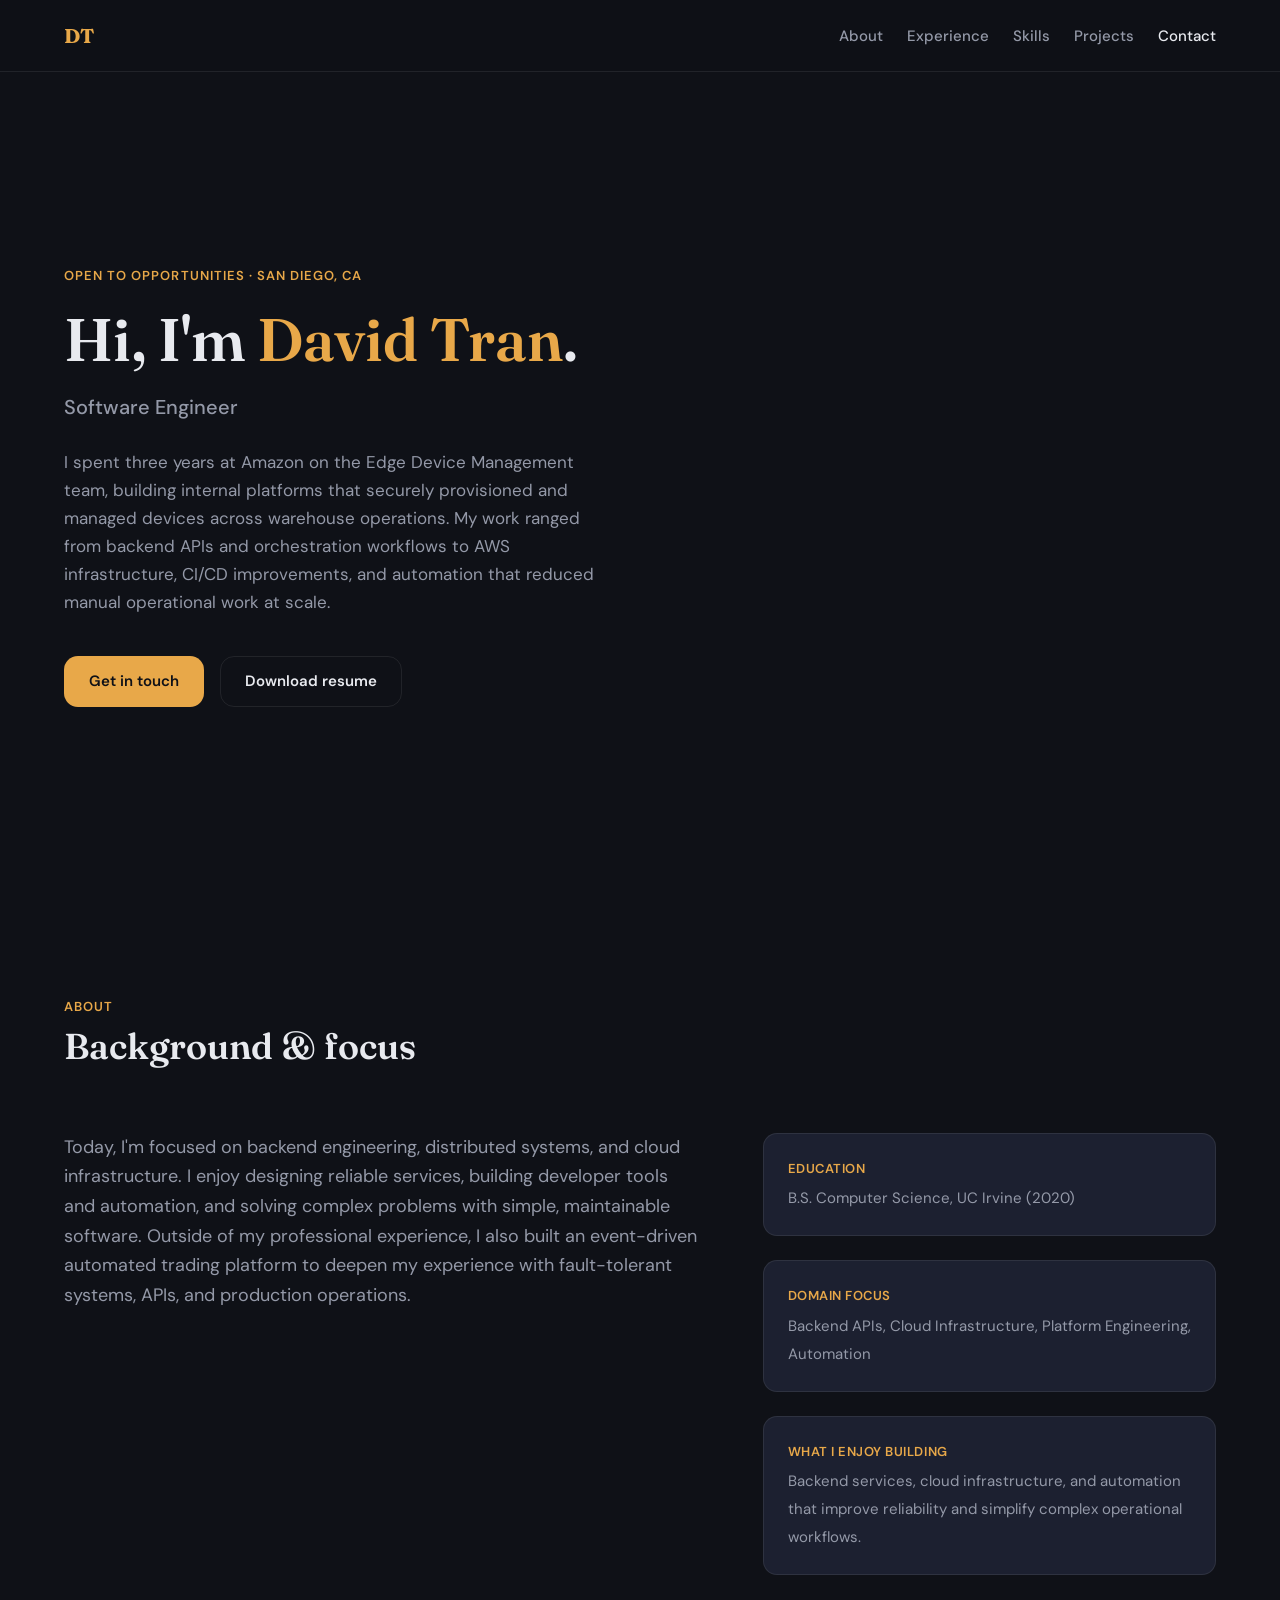
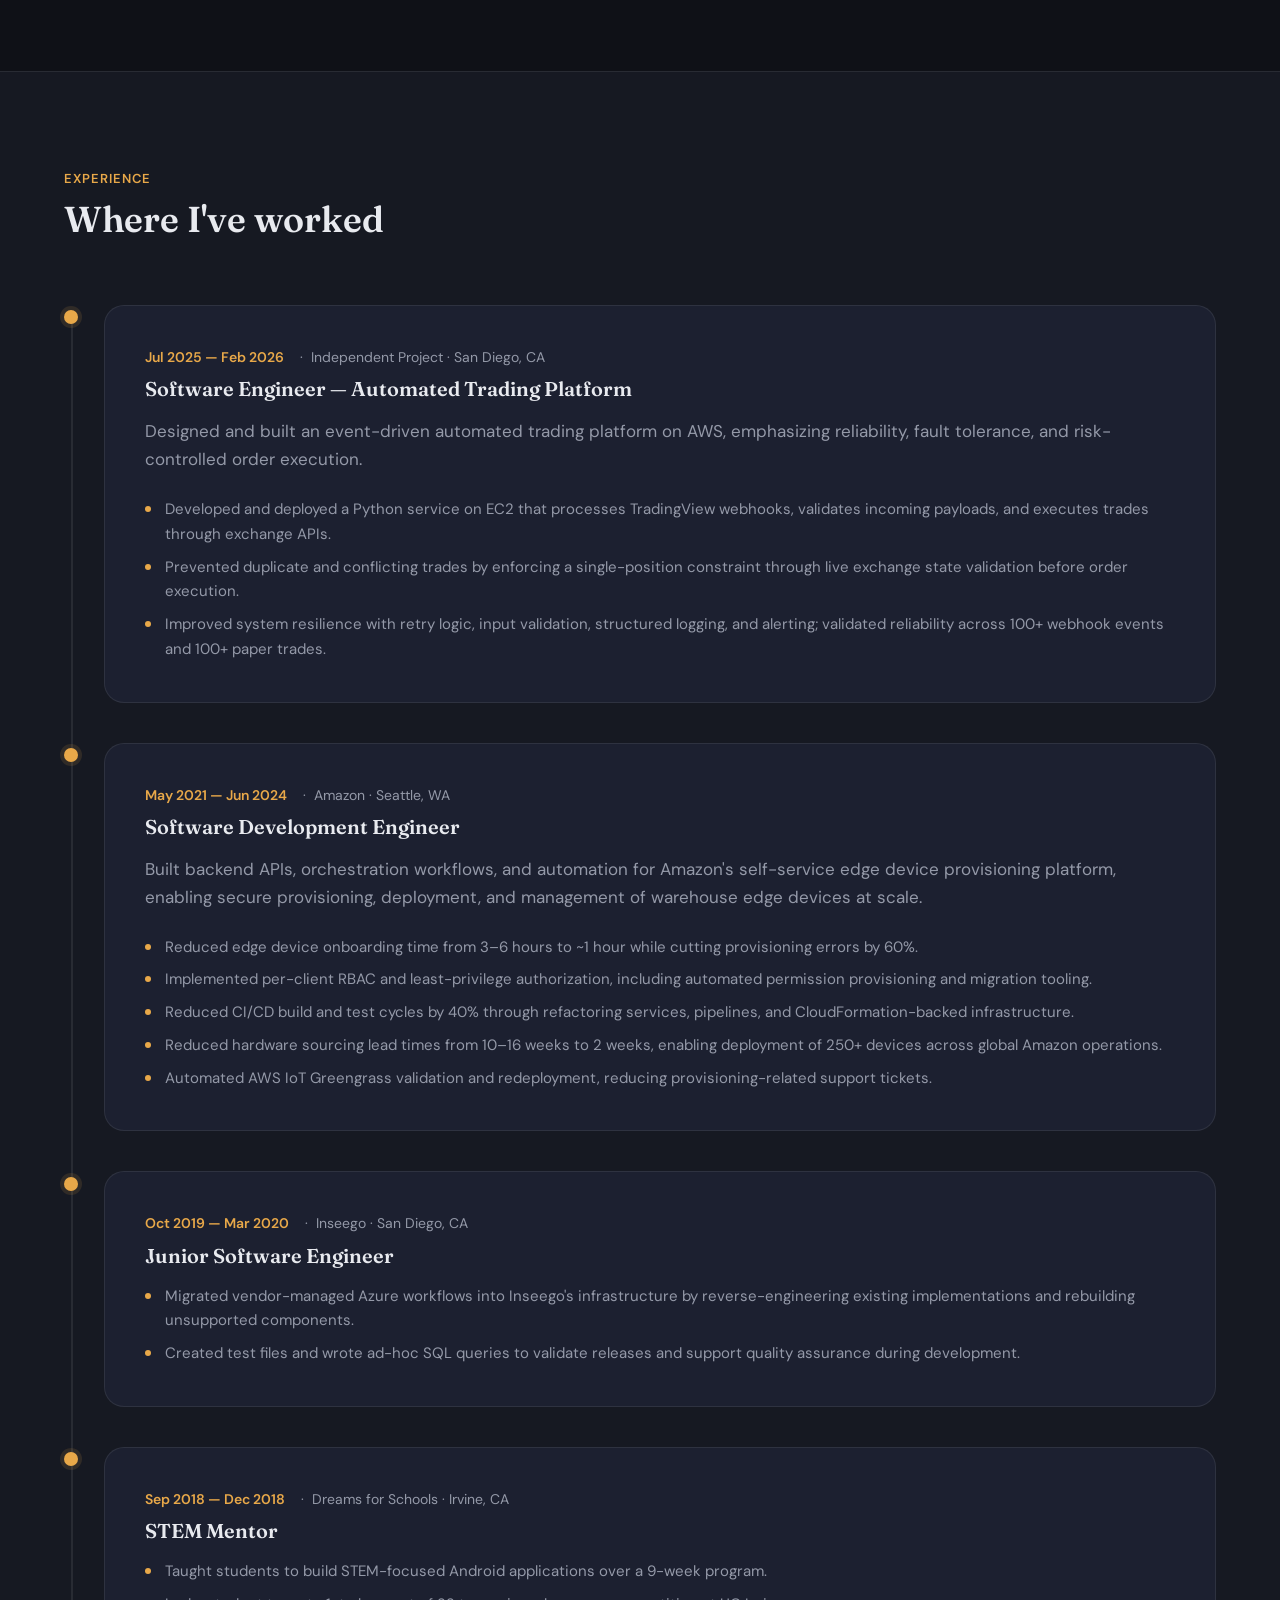
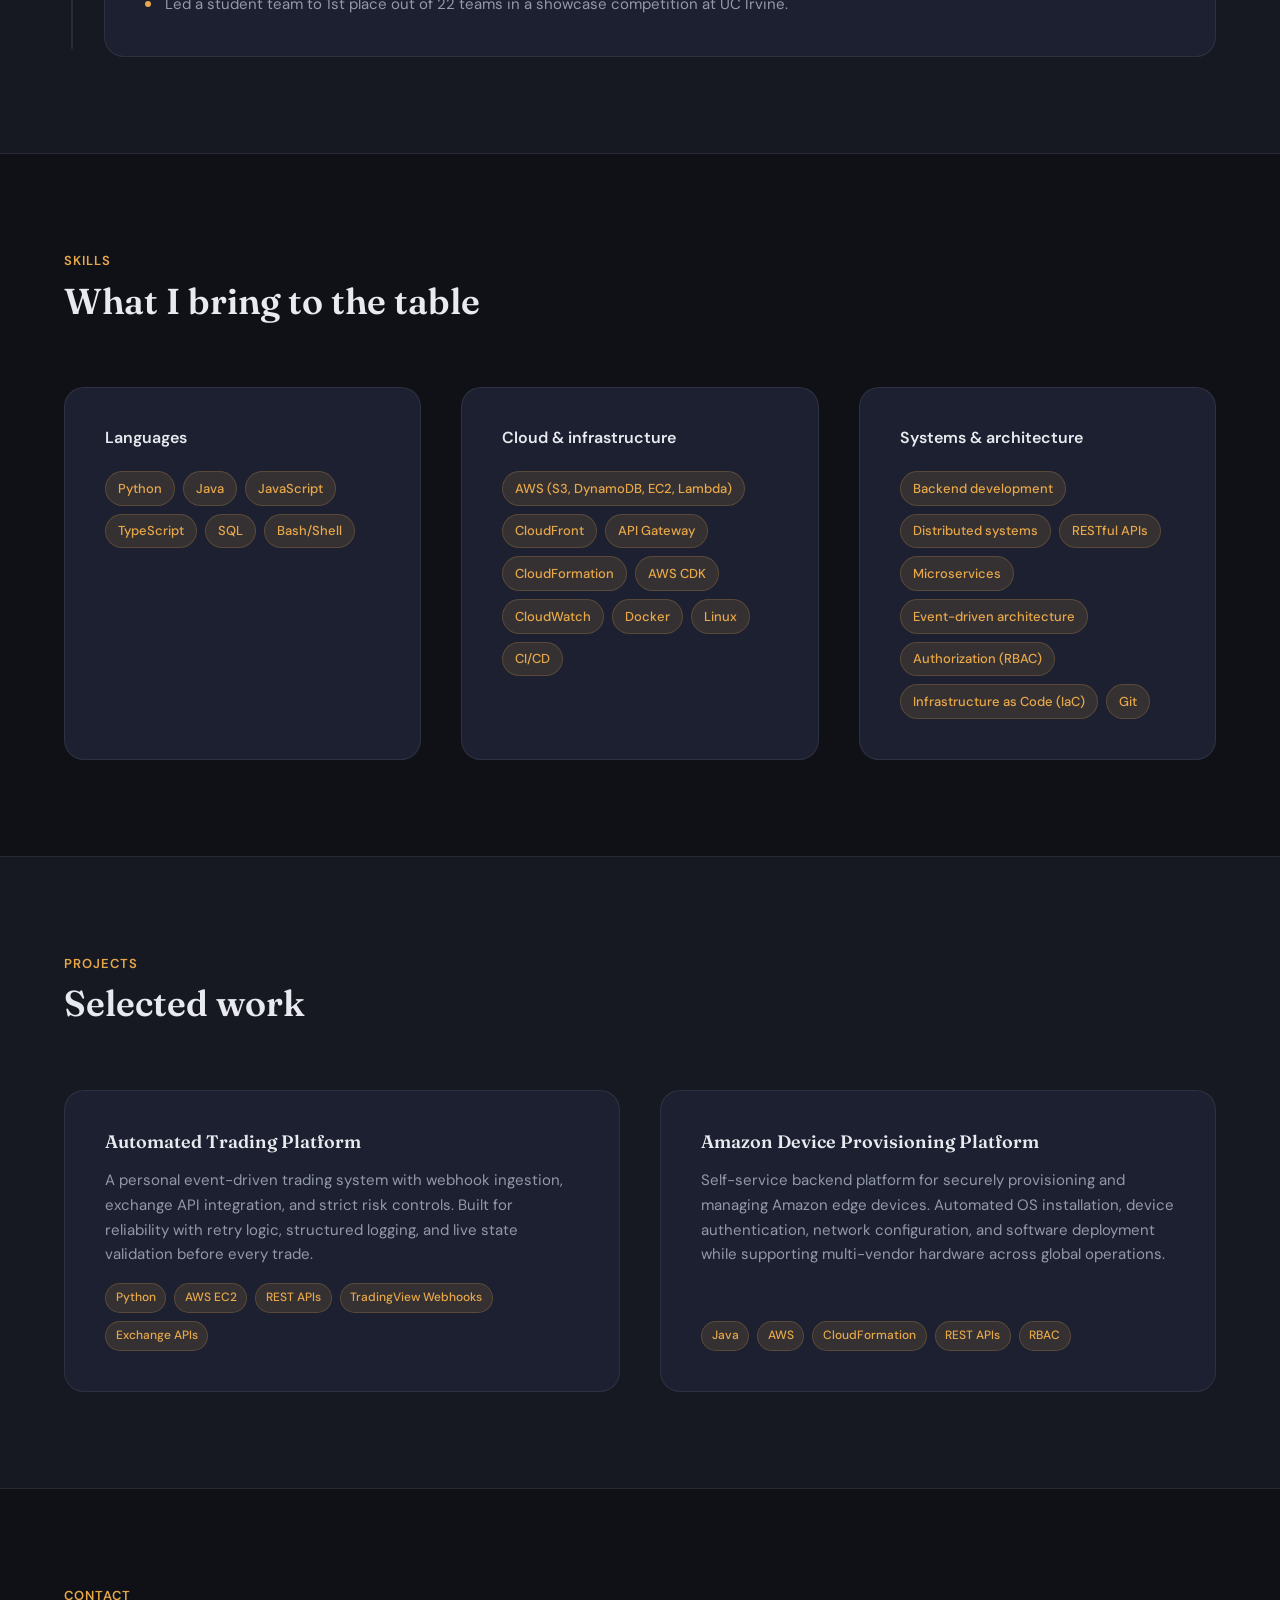
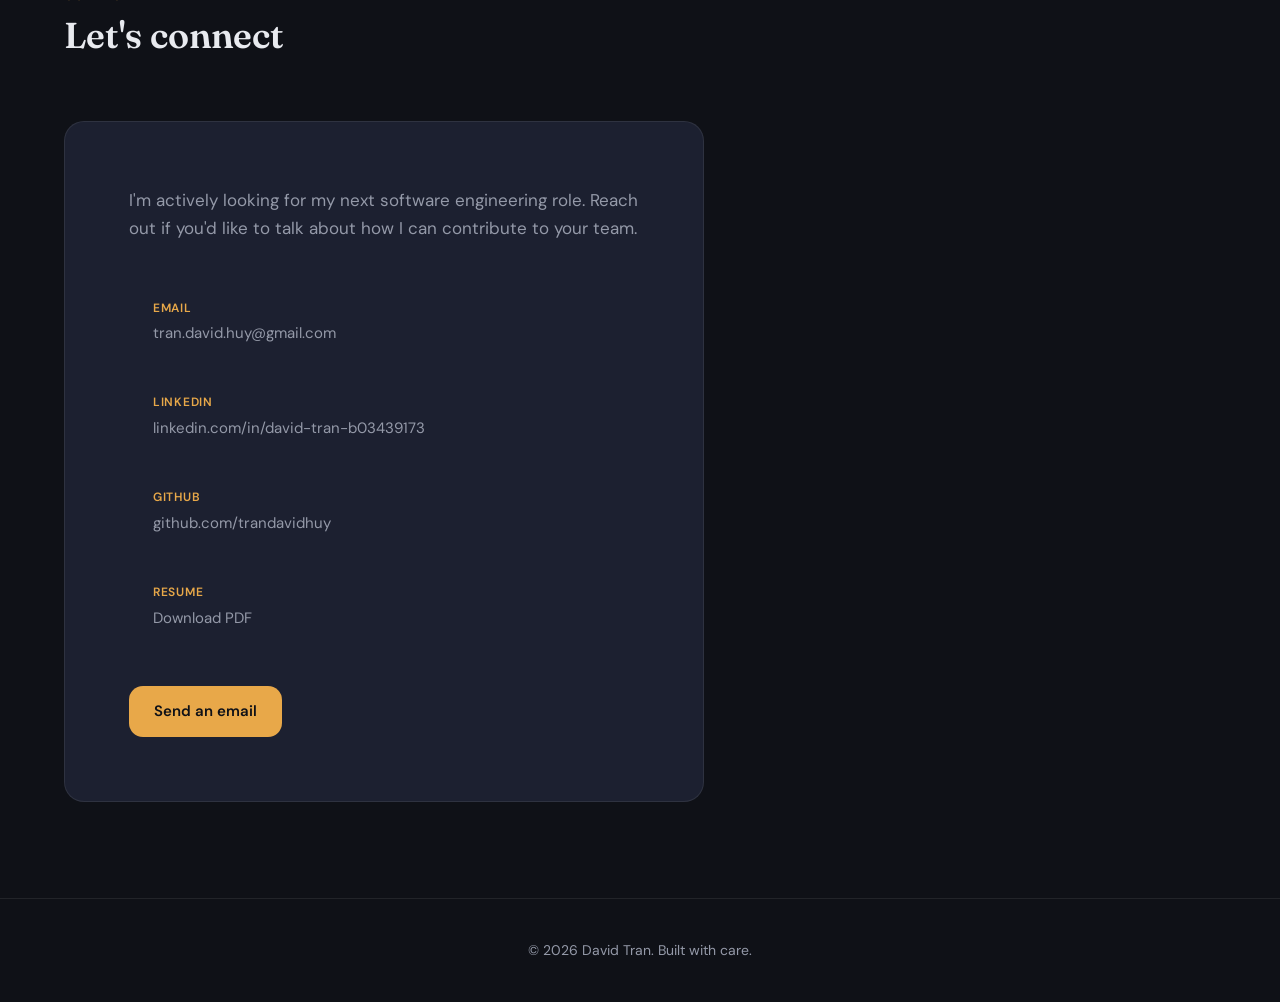
<file: index.html>
<!DOCTYPE html>
<html lang="en">
<head>
  <meta charset="UTF-8">
  <meta name="viewport" content="width=device-width, initial-scale=1.0">
  <meta name="description" content="David Tran — Software Engineer specializing in backend systems, AWS infrastructure, and distributed platforms.">
  <title>David Tran — Software Engineer</title>
  <link rel="preconnect" href="https://fonts.googleapis.com">
  <link rel="preconnect" href="https://fonts.gstatic.com" crossorigin>
  <link href="https://fonts.googleapis.com/css2?family=DM+Sans:ital,opsz,wght@0,9..40,400;0,9..40,500;0,9..40,600;0,9..40,700;1,9..40,400&family=Fraunces:opsz,wght@9..144,500;9..144,600;9..144,700&display=swap" rel="stylesheet">
  <link rel="stylesheet" href="css/styles.css">
</head>
<body>
  <a class="skip-link" href="#main">Skip to content</a>

  <header class="site-header" id="top">
    <nav class="nav" aria-label="Primary">
      <a class="nav__logo" href="#top">DT</a>
      <button class="nav__toggle" aria-expanded="false" aria-controls="nav-menu" aria-label="Open menu">
        <span></span>
        <span></span>
      </button>
      <ul class="nav__menu" id="nav-menu">
        <li><a href="#about">About</a></li>
        <li><a href="#experience">Experience</a></li>
        <li><a href="#skills">Skills</a></li>
        <li><a href="#projects">Projects</a></li>
        <li><a href="#contact">Contact</a></li>
      </ul>
    </nav>
  </header>

  <main id="main">
    <section class="hero">
      <div class="hero__content">
        <p class="hero__eyebrow">Open to opportunities · San Diego, CA</p>
        <h1 class="hero__title">
          Hi, I'm <span class="hero__name">David Tran</span>.
        </h1>
        <p class="hero__subtitle">
          Software Engineer
        </p>
        <p class="hero__summary"> 
          I spent three years at Amazon on the Edge Device Management team, building internal platforms that securely provisioned and managed devices across warehouse operations. My work ranged from backend APIs and orchestration workflows to AWS infrastructure, CI/CD improvements, and automation that reduced manual operational work at scale.
        </p>
        <div class="hero__actions">
          <a class="btn btn--primary" href="#contact">Get in touch</a>
          <a class="btn btn--ghost" href="assets/David-Tran-Resume.pdf" target="_blank" rel="noopener noreferrer">Download resume</a>
        </div>
      </div>
    </section>

    <section class="section" id="about">
      <div class="container">
        <header class="section__header">
          <span class="section__label">About</span>
          <h2>Background &amp; focus</h2>
        </header>
        <div class="about__grid">
          <p class="about__lead">
            Today, I'm focused on backend engineering, distributed systems, and cloud infrastructure. I enjoy designing reliable services, building developer tools and automation, and solving complex problems with simple, maintainable software. Outside of my professional experience, I also built an event-driven automated trading platform to deepen my experience with fault-tolerant systems, APIs, and production operations.
          </p>
          <ul class="about__highlights">
            <li>
              <strong>Education</strong>
              <span>B.S. Computer Science, UC Irvine (2020)</span>
            </li>
            <li>
              <strong>Domain focus</strong>
              <span>Backend APIs, Cloud Infrastructure, Platform Engineering, Automation</span>
            </li>
            <li>
              <strong>What I enjoy building</strong>
              <span>Backend services, cloud infrastructure, and automation that improve reliability and simplify complex operational workflows.</span>
            </li>
          </ul>
        </div>
      </div>
    </section>

    <section class="section section--alt" id="experience">
      <div class="container">
        <header class="section__header">
          <span class="section__label">Experience</span>
          <h2>Where I've worked</h2>
        </header>
        <ol class="timeline">
          <li class="timeline__item">
            <div class="timeline__marker"></div>
            <article class="timeline__card">
              <header class="timeline__meta">
                <time datetime="2025-07">Jul 2025 — Feb 2026</time>
                <span class="timeline__company">Independent Project · San Diego, CA</span>
              </header>
              <h3>Software Engineer — Automated Trading Platform</h3>
              <p>
                Designed and built an event-driven automated trading platform on AWS, emphasizing reliability, fault tolerance, and risk-controlled order execution.
              </p>
              <ul class="timeline__bullets">
                <li>Developed and deployed a Python service on EC2 that processes TradingView webhooks, validates incoming payloads, and executes trades through exchange APIs.</li>
                <li>Prevented duplicate and conflicting trades by enforcing a single-position constraint through live exchange state validation before order execution.</li>
                <li>Improved system resilience with retry logic, input validation, structured logging, and alerting; validated reliability across 100+ webhook events and 100+ paper trades.</li>
              </ul>
            </article>
          </li>
          <li class="timeline__item">
            <div class="timeline__marker"></div>
            <article class="timeline__card">
              <header class="timeline__meta">
                <time datetime="2021-05">May 2021 — Jun 2024</time>
                <span class="timeline__company">Amazon · Seattle, WA</span>
              </header>
              <h3>Software Development Engineer</h3>
              <p>
                Built backend APIs, orchestration workflows, and automation for Amazon's self-service edge device provisioning platform, enabling secure provisioning, deployment, and management of warehouse edge devices at scale.
              </p>
              <ul class="timeline__bullets">
                <li>Reduced edge device onboarding time from 3–6 hours to ~1 hour while cutting provisioning errors by 60%.</li>
                <li>Implemented per-client RBAC and least-privilege authorization, including automated permission provisioning and migration tooling.</li>
                <li>Reduced CI/CD build and test cycles by 40% through refactoring services, pipelines, and CloudFormation-backed infrastructure.</li>
                <li>Reduced hardware sourcing lead times from 10–16 weeks to 2 weeks, enabling deployment of 250+ devices across global Amazon operations.</li>
                <li>Automated AWS IoT Greengrass validation and redeployment, reducing provisioning-related support tickets.</li>
              </ul>
            </article>
          </li>
          <li class="timeline__item">
            <div class="timeline__marker"></div>
            <article class="timeline__card">
              <header class="timeline__meta">
                <time datetime="2019-10">Oct 2019 — Mar 2020</time>
                <span class="timeline__company">Inseego · San Diego, CA</span>
              </header>
              <h3>Junior Software Engineer</h3>
              <ul class="timeline__bullets">
                <li>Migrated vendor-managed Azure workflows into Inseego's infrastructure by reverse-engineering existing implementations and rebuilding unsupported components.</li>
                <li>Created test files and wrote ad-hoc SQL queries to validate releases and support quality assurance during development.</li>
              </ul>
            </article>
          </li>
          <li class="timeline__item">
            <div class="timeline__marker"></div>
            <article class="timeline__card">
              <header class="timeline__meta">
                <time datetime="2018-09">Sep 2018 — Dec 2018</time>
                <span class="timeline__company">Dreams for Schools · Irvine, CA</span>
              </header>
              <h3>STEM Mentor</h3>
              <ul class="timeline__bullets">
                <li>Taught students to build STEM-focused Android applications over a 9-week program.</li>
                <li>Led a student team to 1st place out of 22 teams in a showcase competition at UC Irvine.</li>
              </ul>
            </article>
          </li>
        </ol>
      </div>
    </section>

    <section class="section" id="skills">
      <div class="container">
        <header class="section__header">
          <span class="section__label">Skills</span>
          <h2>What I bring to the table</h2>
        </header>
        <div class="skills__grid">
          <div class="skills__group">
            <h3>Languages</h3>
            <ul class="tag-list">
              <li>Python</li>
              <li>Java</li>
              <li>JavaScript</li>
              <li>TypeScript</li>
              <li>SQL</li>
              <li>Bash/Shell</li>
            </ul>
          </div>
          <div class="skills__group">
            <h3>Cloud &amp; infrastructure</h3>
            <ul class="tag-list">
              <li>AWS (S3, DynamoDB, EC2, Lambda)</li>
              <li>CloudFront</li>
              <li>API Gateway</li>
              <li>CloudFormation</li>
              <li>AWS CDK</li>
              <li>CloudWatch</li>
              <li>Docker</li>
              <li>Linux</li>
              <li>CI/CD</li>
            </ul>
          </div>
          <div class="skills__group">
            <h3>Systems &amp; architecture</h3>
            <ul class="tag-list">
              <li>Backend development</li>
              <li>Distributed systems</li>
              <li>RESTful APIs</li>
              <li>Microservices</li>
              <li>Event-driven architecture</li>
              <li>Authorization (RBAC)</li>
              <li>Infrastructure as Code (IaC)</li>
              <li>Git</li>
            </ul>
          </div>
        </div>
      </div>
    </section>

    <section class="section section--alt" id="projects">
      <div class="container">
        <header class="section__header">
          <span class="section__label">Projects</span>
          <h2>Selected work</h2>
        </header>
        <div class="projects__grid">
          <article class="project-card">
            <div class="project-card__header">
              <h3>Automated Trading Platform</h3>
            </div>
            <p>
              A personal event-driven trading system with webhook ingestion, exchange API integration, and strict risk controls. Built for reliability with retry logic, structured logging, and live state validation before every trade.
            </p>
            <ul class="tag-list tag-list--compact" data-project-tags="automated-trading">
              <li>Python</li>
              <li>AWS EC2</li>
              <li>REST APIs</li>
              <li>TradingView Webhooks</li>
              <li>Exchange APIs</li>
            </ul>
          </article>
          <article class="project-card">
            <div class="project-card__header">
              <h3>Amazon Device Provisioning Platform</h3>
            </div>
            <p>
              Self-service backend platform for securely provisioning and managing Amazon edge devices. Automated OS installation, device authentication, network configuration, and software deployment while supporting multi-vendor hardware across global operations.
            </p>
            <ul class="tag-list tag-list--compact" data-project-tags="amazon-device-provisioning">
              <li>Java</li>
              <li>AWS</li>
              <li>CloudFormation</li>
              <li>REST APIs</li>
              <li>RBAC</li>
            </ul>
          </article>
        </div>
      </div>
    </section>

    <section class="section" id="contact">
      <div class="container">
        <header class="section__header">
          <span class="section__label">Contact</span>
          <h2>Let's connect</h2>
        </header>
        <div class="contact__panel">
          <p class="contact__lead">
            I'm actively looking for my next software engineering role. Reach out if you'd like to talk about how I can contribute to your team.
          </p>
          <div class="contact__links">
            <a class="contact__link" href="mailto:tran.david.huy@gmail.com">
              <span class="contact__link-label">Email</span>
              <span>tran.david.huy@gmail.com</span>
            </a>
            <a class="contact__link" href="https://www.linkedin.com/in/david-tran-b03439173" target="_blank" rel="noopener noreferrer">
              <span class="contact__link-label">LinkedIn</span>
              <span>linkedin.com/in/david-tran-b03439173</span>
            </a>
            <a class="contact__link" href="https://github.com/trandavidhuy" target="_blank" rel="noopener noreferrer">
              <span class="contact__link-label">GitHub</span>
              <span>github.com/trandavidhuy</span>
            </a>
            <a class="contact__link" href="assets/David-Tran-Resume.pdf" target="_blank" rel="noopener noreferrer">
              <span class="contact__link-label">Resume</span>
              <span>Download PDF</span>
            </a>
          </div>
          <a class="btn btn--primary" href="mailto:tran.david.huy@gmail.com">Send an email</a>
        </div>
      </div>
    </section>
  </main>

  <footer class="site-footer">
    <div class="container">
      <p>&copy; <span id="year"></span> David Tran. Built with care.</p>
    </div>
  </footer>

  <script src="js/main.js"></script>
</body>
</html>
</file>
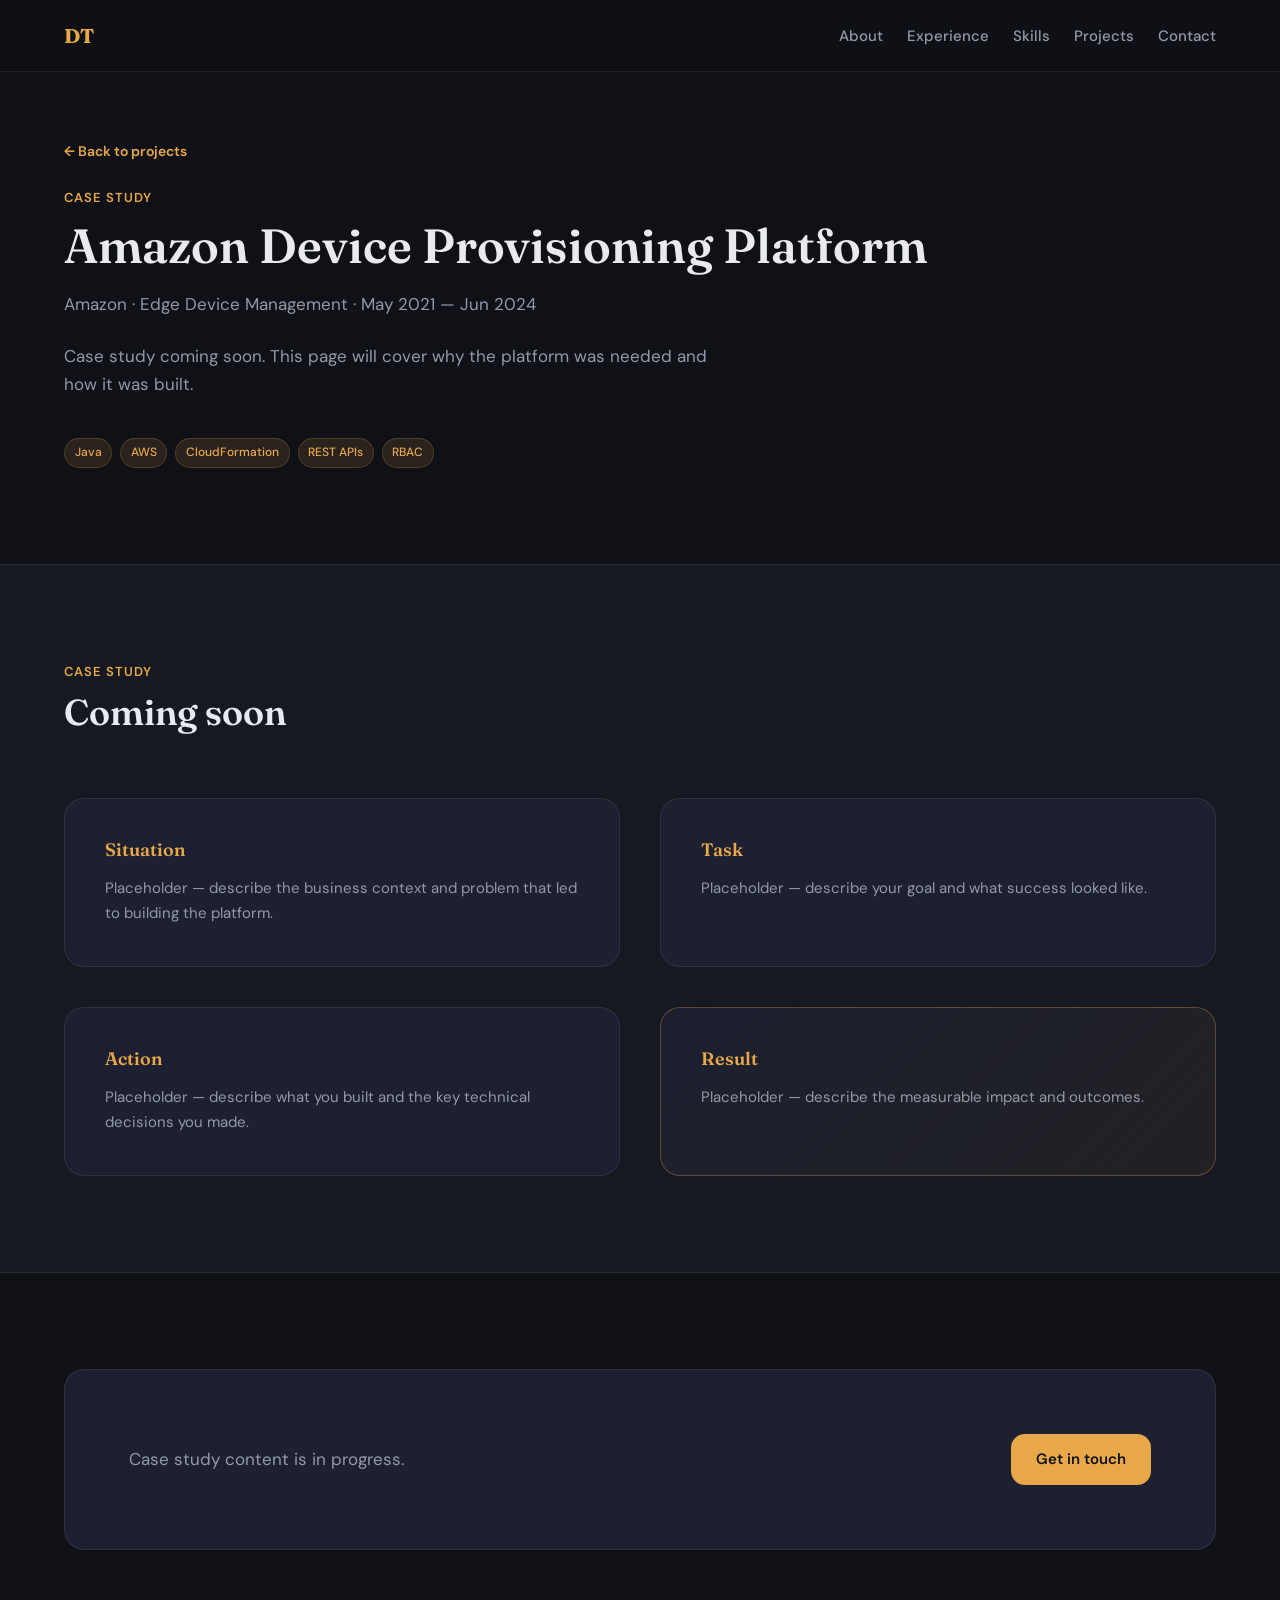
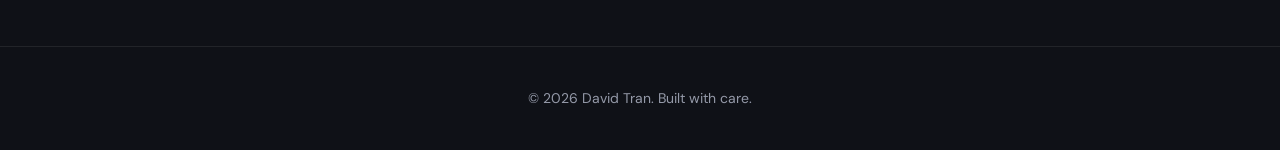
<file: projects/amazon-device-provisioning.html>
<!DOCTYPE html>
<html lang="en">
<head>
  <meta charset="UTF-8">
  <meta name="viewport" content="width=device-width, initial-scale=1.0">
  <meta name="description" content="Why Amazon needed a self-service edge device provisioning platform — a STAR case study by David Tran.">
  <title>Amazon Device Provisioning Platform — David Tran</title>
  <link rel="preconnect" href="https://fonts.googleapis.com">
  <link rel="preconnect" href="https://fonts.gstatic.com" crossorigin>
  <link href="https://fonts.googleapis.com/css2?family=DM+Sans:ital,opsz,wght@0,9..40,400;0,9..40,500;0,9..40,600;0,9..40,700;1,9..40,400&family=Fraunces:opsz,wght@9..144,500;9..144,600;9..144,700&display=swap" rel="stylesheet">
  <link rel="stylesheet" href="../css/styles.css">
</head>
<body>
  <a class="skip-link" href="#main">Skip to content</a>

  <header class="site-header" id="top">
    <nav class="nav" aria-label="Primary">
      <a class="nav__logo" href="../index.html">DT</a>
      <button class="nav__toggle" aria-expanded="false" aria-controls="nav-menu" aria-label="Open menu">
        <span></span>
        <span></span>
      </button>
      <ul class="nav__menu" id="nav-menu">
        <li><a href="../index.html#about">About</a></li>
        <li><a href="../index.html#experience">Experience</a></li>
        <li><a href="../index.html#skills">Skills</a></li>
        <li><a href="../index.html#projects">Projects</a></li>
        <li><a href="../index.html#contact">Contact</a></li>
      </ul>
    </nav>
  </header>

  <main id="main">
    <section class="case-study-hero section">
      <div class="container">
        <a class="case-study-hero__back" href="../index.html#projects">← Back to projects</a>
        <p class="section__label">Case study</p>
        <h1>Amazon Device Provisioning Platform</h1>
        <p class="case-study-hero__meta">Amazon · Edge Device Management · May 2021 — Jun 2024</p>
        <p class="case-study-hero__summary">
          Case study coming soon. This page will cover why the platform was needed and how it was built.
        </p>
        <ul class="tag-list tag-list--compact" data-project-tags="amazon-device-provisioning">
          <li>Java</li>
          <li>AWS</li>
          <li>CloudFormation</li>
          <li>REST APIs</li>
          <li>RBAC</li>
        </ul>
      </div>
    </section>

    <section class="section section--alt">
      <div class="container">
        <header class="section__header">
          <span class="section__label">Case study</span>
          <h2>Coming soon</h2>
        </header>

        <div class="star-grid">
          <article class="star-card">
            <h3>Situation</h3>
            <p>Placeholder — describe the business context and problem that led to building the platform.</p>
          </article>

          <article class="star-card">
            <h3>Task</h3>
            <p>Placeholder — describe your goal and what success looked like.</p>
          </article>

          <article class="star-card">
            <h3>Action</h3>
            <p>Placeholder — describe what you built and the key technical decisions you made.</p>
          </article>

          <article class="star-card star-card--highlight">
            <h3>Result</h3>
            <p>Placeholder — describe the measurable impact and outcomes.</p>
          </article>
        </div>
      </div>
    </section>

    <section class="section">
      <div class="container">
        <div class="case-study-cta">
          <p>Case study content is in progress.</p>
          <a class="btn btn--primary" href="../index.html#contact">Get in touch</a>
        </div>
      </div>
    </section>
  </main>

  <footer class="site-footer">
    <div class="container">
      <p>&copy; <span id="year"></span> David Tran. Built with care.</p>
    </div>
  </footer>

  <script src="../js/main.js"></script>
</body>
</html>
</file>
<file: css/styles.css>
/* ── Design tokens ─────────────────────────────────────────────── */
:root {
  --color-bg: #0f1117;
  --color-bg-alt: #161922;
  --color-surface: #1c2030;
  --color-border: rgba(255, 255, 255, 0.08);
  --color-text: #e8eaef;
  --color-text-muted: #9499a8;
  --color-accent: #e8a849;
  --color-accent-soft: rgba(232, 168, 73, 0.12);
  --color-accent-glow: rgba(232, 168, 73, 0.35);

  --font-display: "Fraunces", Georgia, serif;
  --font-body: "DM Sans", system-ui, sans-serif;

  --space-xs: 0.5rem;
  --space-sm: 1rem;
  --space-md: 1.5rem;
  --space-lg: 2.5rem;
  --space-xl: 4rem;
  --space-2xl: 6rem;

  --radius-sm: 0.5rem;
  --radius-md: 0.875rem;
  --radius-lg: 1.25rem;

  --header-height: 4.5rem;
  --max-width: 72rem;
  --transition: 200ms ease;
}

/* ── Reset & base ──────────────────────────────────────────────── */
*,
*::before,
*::after {
  box-sizing: border-box;
}

html {
  scroll-behavior: smooth;
  scroll-padding-top: var(--header-height);
}

body {
  margin: 0;
  font-family: var(--font-body);
  font-size: 1.0625rem;
  line-height: 1.65;
  color: var(--color-text);
  background: var(--color-bg);
  -webkit-font-smoothing: antialiased;
}

img {
  max-width: 100%;
  display: block;
}

a {
  color: inherit;
  text-decoration: none;
}

ul,
ol {
  margin: 0;
  padding: 0;
}

h1, h2, h3 {
  font-family: var(--font-display);
  font-weight: 600;
  line-height: 1.2;
  margin: 0;
}

p {
  margin: 0;
}

.skip-link {
  position: absolute;
  top: -100%;
  left: var(--space-sm);
  padding: var(--space-xs) var(--space-sm);
  background: var(--color-accent);
  color: var(--color-bg);
  border-radius: var(--radius-sm);
  z-index: 1000;
  font-weight: 600;
}

.skip-link:focus {
  top: var(--space-sm);
}

.container {
  width: min(100% - 2rem, var(--max-width));
  margin-inline: auto;
}

/* ── Header & nav ──────────────────────────────────────────────── */
.site-header {
  position: sticky;
  top: 0;
  z-index: 100;
  height: var(--header-height);
  display: flex;
  align-items: center;
  background: rgba(15, 17, 23, 0.85);
  backdrop-filter: blur(12px);
  border-bottom: 1px solid var(--color-border);
}

.nav {
  width: min(100% - 2rem, var(--max-width));
  margin-inline: auto;
  display: flex;
  align-items: center;
  justify-content: space-between;
}

.nav__logo {
  font-family: var(--font-display);
  font-size: 1.25rem;
  font-weight: 700;
  color: var(--color-accent);
}

.nav__menu {
  display: flex;
  gap: var(--space-md);
  list-style: none;
}

.nav__menu a {
  font-size: 0.9375rem;
  font-weight: 500;
  color: var(--color-text-muted);
  transition: color var(--transition);
}

.nav__menu a:hover,
.nav__menu a:focus-visible {
  color: var(--color-text);
}

.nav__toggle {
  display: none;
  flex-direction: column;
  gap: 6px;
  padding: 0.5rem;
  background: none;
  border: none;
  cursor: pointer;
}

.nav__toggle span {
  display: block;
  width: 22px;
  height: 2px;
  background: var(--color-text);
  border-radius: 1px;
  transition: transform var(--transition), opacity var(--transition);
}

.nav__toggle[aria-expanded="true"] span:first-child {
  transform: translateY(4px) rotate(45deg);
}

.nav__toggle[aria-expanded="true"] span:last-child {
  transform: translateY(-4px) rotate(-45deg);
}

/* ── Buttons ───────────────────────────────────────────────────── */
.btn {
  display: inline-flex;
  align-items: center;
  justify-content: center;
  padding: 0.75rem 1.5rem;
  font-family: var(--font-body);
  font-size: 0.9375rem;
  font-weight: 600;
  border-radius: var(--radius-md);
  border: 1px solid transparent;
  transition: background var(--transition), border-color var(--transition), transform var(--transition);
}

.btn:active {
  transform: scale(0.98);
}

.btn--primary {
  background: var(--color-accent);
  color: var(--color-bg);
}

.btn--primary:hover,
.btn--primary:focus-visible {
  background: #f0b85c;
}

.btn--ghost {
  border-color: var(--color-border);
  color: var(--color-text);
}

.btn--ghost:hover,
.btn--ghost:focus-visible {
  border-color: var(--color-text-muted);
  background: var(--color-surface);
}

/* ── Hero ──────────────────────────────────────────────────────── */
.hero {
  min-height: calc(100vh - var(--header-height));
  display: flex;
  align-items: center;
  width: min(100% - 2rem, var(--max-width));
  margin-inline: auto;
  padding-block: var(--space-xl);
}

.hero__eyebrow {
  font-size: 0.8125rem;
  font-weight: 600;
  letter-spacing: 0.08em;
  text-transform: uppercase;
  color: var(--color-accent);
  margin-bottom: var(--space-sm);
}

.hero__title {
  font-size: clamp(2.5rem, 5vw, 3.75rem);
  margin-bottom: var(--space-sm);
}

.hero__name {
  color: var(--color-accent);
}

.hero__subtitle {
  font-size: 1.25rem;
  font-weight: 500;
  color: var(--color-text-muted);
  margin-bottom: var(--space-md);
}

.hero__summary {
  max-width: 34rem;
  color: var(--color-text-muted);
  margin-bottom: var(--space-lg);
}

.hero__actions {
  display: flex;
  flex-wrap: wrap;
  gap: var(--space-sm);
}

/* ── Sections ──────────────────────────────────────────────────── */
.section {
  padding-block: var(--space-2xl);
}

.section--alt {
  background: var(--color-bg-alt);
  border-block: 1px solid var(--color-border);
}

.section__header {
  margin-bottom: var(--space-xl);
}

.section__label {
  display: block;
  font-size: 0.8125rem;
  font-weight: 600;
  letter-spacing: 0.08em;
  text-transform: uppercase;
  color: var(--color-accent);
  margin-bottom: var(--space-xs);
}

.section__header h2 {
  font-size: clamp(1.75rem, 3vw, 2.25rem);
}

/* ── About ─────────────────────────────────────────────────────── */
.about__grid {
  display: grid;
  grid-template-columns: 1.4fr 1fr;
  gap: var(--space-xl);
  align-items: start;
}

.about__lead {
  font-size: 1.125rem;
  color: var(--color-text-muted);
}

.about__highlights {
  list-style: none;
  display: flex;
  flex-direction: column;
  gap: var(--space-md);
}

.about__highlights li {
  padding: var(--space-md);
  background: var(--color-surface);
  border: 1px solid var(--color-border);
  border-radius: var(--radius-md);
}

.about__highlights strong {
  display: block;
  font-size: 0.8125rem;
  font-weight: 600;
  letter-spacing: 0.04em;
  text-transform: uppercase;
  color: var(--color-accent);
  margin-bottom: 0.25rem;
}

.about__highlights span {
  color: var(--color-text-muted);
  font-size: 0.9375rem;
}

/* ── Timeline / Experience ─────────────────────────────────────── */
.timeline {
  list-style: none;
  display: flex;
  flex-direction: column;
  gap: var(--space-lg);
  position: relative;
}

.timeline::before {
  content: "";
  position: absolute;
  left: 0.4375rem;
  top: 0.5rem;
  bottom: 0.5rem;
  width: 2px;
  background: var(--color-border);
}

.timeline__item {
  display: grid;
  grid-template-columns: 1rem 1fr;
  gap: var(--space-md);
  position: relative;
}

.timeline__marker {
  width: 0.875rem;
  height: 0.875rem;
  margin-top: 0.35rem;
  border-radius: 50%;
  background: var(--color-accent);
  box-shadow: 0 0 0 4px var(--color-accent-soft);
  z-index: 1;
}

.timeline__card {
  padding: var(--space-lg);
  background: var(--color-surface);
  border: 1px solid var(--color-border);
  border-radius: var(--radius-lg);
}

.timeline__meta {
  display: flex;
  flex-wrap: wrap;
  gap: var(--space-xs) var(--space-sm);
  align-items: center;
  margin-bottom: var(--space-xs);
  font-size: 0.875rem;
}

.timeline__meta time {
  color: var(--color-accent);
  font-weight: 600;
}

.timeline__company {
  color: var(--color-text-muted);
}

.timeline__company::before {
  content: "·";
  margin-right: var(--space-xs);
}

.timeline__card h3 {
  font-size: 1.25rem;
  margin-bottom: var(--space-sm);
}

.timeline__card > p {
  color: var(--color-text-muted);
  margin-bottom: var(--space-md);
}

.timeline__bullets {
  list-style: none;
  display: flex;
  flex-direction: column;
  gap: 0.5rem;
}

.timeline__bullets li {
  position: relative;
  padding-left: 1.25rem;
  font-size: 0.9375rem;
  color: var(--color-text-muted);
}

.timeline__bullets li::before {
  content: "";
  position: absolute;
  left: 0;
  top: 0.6em;
  width: 6px;
  height: 6px;
  border-radius: 50%;
  background: var(--color-accent);
}

/* ── Skills ────────────────────────────────────────────────────── */
.skills__grid {
  display: grid;
  grid-template-columns: repeat(3, 1fr);
  gap: var(--space-lg);
}

.skills__group {
  padding: var(--space-lg);
  background: var(--color-surface);
  border: 1px solid var(--color-border);
  border-radius: var(--radius-lg);
}

.skills__group h3 {
  font-size: 1rem;
  font-family: var(--font-body);
  font-weight: 600;
  margin-bottom: var(--space-md);
  color: var(--color-text);
}

.tag-list {
  list-style: none;
  display: flex;
  flex-wrap: wrap;
  gap: 0.5rem;
}

.tag-list li {
  padding: 0.35rem 0.75rem;
  font-size: 0.8125rem;
  font-weight: 500;
  background: var(--color-accent-soft);
  color: var(--color-accent);
  border-radius: 999px;
  border: 1px solid rgba(232, 168, 73, 0.2);
}

.tag-list--compact li {
  font-size: 0.75rem;
  padding: 0.25rem 0.6rem;
}

/* ── Projects ──────────────────────────────────────────────────── */
.projects__grid {
  display: grid;
  grid-template-columns: repeat(2, 1fr);
  gap: var(--space-lg);
}

.project-card {
  padding: var(--space-lg);
  background: var(--color-surface);
  border: 1px solid var(--color-border);
  border-radius: var(--radius-lg);
  display: flex;
  flex-direction: column;
  gap: var(--space-sm);
  transition: border-color var(--transition), transform var(--transition);
}

.project-card:hover {
  border-color: rgba(232, 168, 73, 0.3);
  transform: translateY(-2px);
}

.project-card__header {
  display: flex;
  justify-content: space-between;
  align-items: flex-start;
  gap: var(--space-sm);
}

.project-card__header h3 {
  font-size: 1.125rem;
}

.project-card__links {
  display: flex;
  gap: var(--space-sm);
  flex-shrink: 0;
}

.project-card__links a {
  font-size: 0.8125rem;
  font-weight: 600;
  color: var(--color-accent);
}

.project-card__links a:hover {
  text-decoration: underline;
}

.project-card > p {
  color: var(--color-text-muted);
  font-size: 0.9375rem;
  flex: 1;
}

/* ── Case study pages ──────────────────────────────────────────── */
.case-study-hero {
  padding-top: var(--space-xl);
}

.case-study-hero__back {
  display: inline-block;
  font-size: 0.875rem;
  font-weight: 600;
  color: var(--color-accent);
  margin-bottom: var(--space-md);
}

.case-study-hero__back:hover {
  text-decoration: underline;
}

.case-study-hero h1 {
  font-size: clamp(2rem, 4vw, 3rem);
  margin-bottom: var(--space-sm);
}

.case-study-hero__meta {
  color: var(--color-text-muted);
  margin-bottom: var(--space-md);
}

.case-study-hero__summary {
  max-width: 42rem;
  color: var(--color-text-muted);
  margin-bottom: var(--space-lg);
}

.star-grid {
  display: grid;
  grid-template-columns: repeat(2, 1fr);
  gap: var(--space-lg);
}

.star-card {
  padding: var(--space-lg);
  background: var(--color-surface);
  border: 1px solid var(--color-border);
  border-radius: var(--radius-lg);
}

.star-card--highlight {
  border-color: rgba(232, 168, 73, 0.3);
  background: linear-gradient(135deg, var(--color-surface), rgba(232, 168, 73, 0.06));
}

.star-card h3 {
  font-size: 1.125rem;
  color: var(--color-accent);
  margin-bottom: var(--space-sm);
}

.star-card > p {
  color: var(--color-text-muted);
  font-size: 0.9375rem;
}

.star-card__bullets {
  list-style: none;
  display: flex;
  flex-direction: column;
  gap: 0.5rem;
}

.star-card__bullets li {
  position: relative;
  padding-left: 1.25rem;
  font-size: 0.9375rem;
  color: var(--color-text-muted);
}

.star-card__bullets li::before {
  content: "";
  position: absolute;
  left: 0;
  top: 0.6em;
  width: 6px;
  height: 6px;
  border-radius: 50%;
  background: var(--color-accent);
}

.case-study-cta {
  display: flex;
  flex-wrap: wrap;
  align-items: center;
  justify-content: space-between;
  gap: var(--space-md);
  padding: var(--space-xl);
  background: var(--color-surface);
  border: 1px solid var(--color-border);
  border-radius: var(--radius-lg);
}

.case-study-cta p {
  color: var(--color-text-muted);
  max-width: 32rem;
}

/* ── Contact ───────────────────────────────────────────────────── */
.contact__panel {
  max-width: 40rem;
  padding: var(--space-xl);
  background: var(--color-surface);
  border: 1px solid var(--color-border);
  border-radius: var(--radius-lg);
}

.contact__lead {
  font-size: 1.0625rem;
  color: var(--color-text-muted);
  margin-bottom: var(--space-lg);
}

.contact__links {
  display: flex;
  flex-direction: column;
  gap: var(--space-sm);
  margin-bottom: var(--space-lg);
}

.contact__link {
  display: flex;
  flex-direction: column;
  gap: 0.15rem;
  padding: var(--space-sm) var(--space-md);
  border-radius: var(--radius-sm);
  transition: background var(--transition);
}

.contact__link:hover,
.contact__link:focus-visible {
  background: var(--color-accent-soft);
}

.contact__link-label {
  font-size: 0.75rem;
  font-weight: 600;
  letter-spacing: 0.06em;
  text-transform: uppercase;
  color: var(--color-accent);
}

.contact__link span:last-child {
  color: var(--color-text-muted);
  font-size: 0.9375rem;
}

/* ── Footer ────────────────────────────────────────────────────── */
.site-footer {
  padding-block: var(--space-lg);
  border-top: 1px solid var(--color-border);
}

.site-footer p {
  text-align: center;
  font-size: 0.875rem;
  color: var(--color-text-muted);
}

/* ── Responsive ────────────────────────────────────────────────── */
@media (max-width: 900px) {
  .hero {
    min-height: auto;
    padding-block: var(--space-2xl);
  }

  .about__grid,
  .skills__grid,
  .projects__grid,
  .star-grid {
    grid-template-columns: 1fr;
  }
}

@media (max-width: 640px) {
  .nav__toggle {
    display: flex;
  }

  .nav__menu {
    position: fixed;
    inset: var(--header-height) 0 auto 0;
    flex-direction: column;
    padding: var(--space-md);
    background: var(--color-bg);
    border-bottom: 1px solid var(--color-border);
    transform: translateY(-120%);
    opacity: 0;
    pointer-events: none;
    transition: transform var(--transition), opacity var(--transition);
  }

  .nav__menu.is-open {
    transform: translateY(0);
    opacity: 1;
    pointer-events: auto;
  }

  .nav__menu a {
    padding-block: 0.5rem;
    font-size: 1rem;
  }

  .hero__actions {
    flex-direction: column;
  }

  .hero__actions .btn {
    width: 100%;
  }

  .contact__panel {
    padding: var(--space-lg);
  }
}

/* ── Reduced motion ────────────────────────────────────────────── */
@media (prefers-reduced-motion: reduce) {
  html {
    scroll-behavior: auto;
  }

  .btn:active,
  .project-card:hover {
    transform: none;
  }
}
</file>
